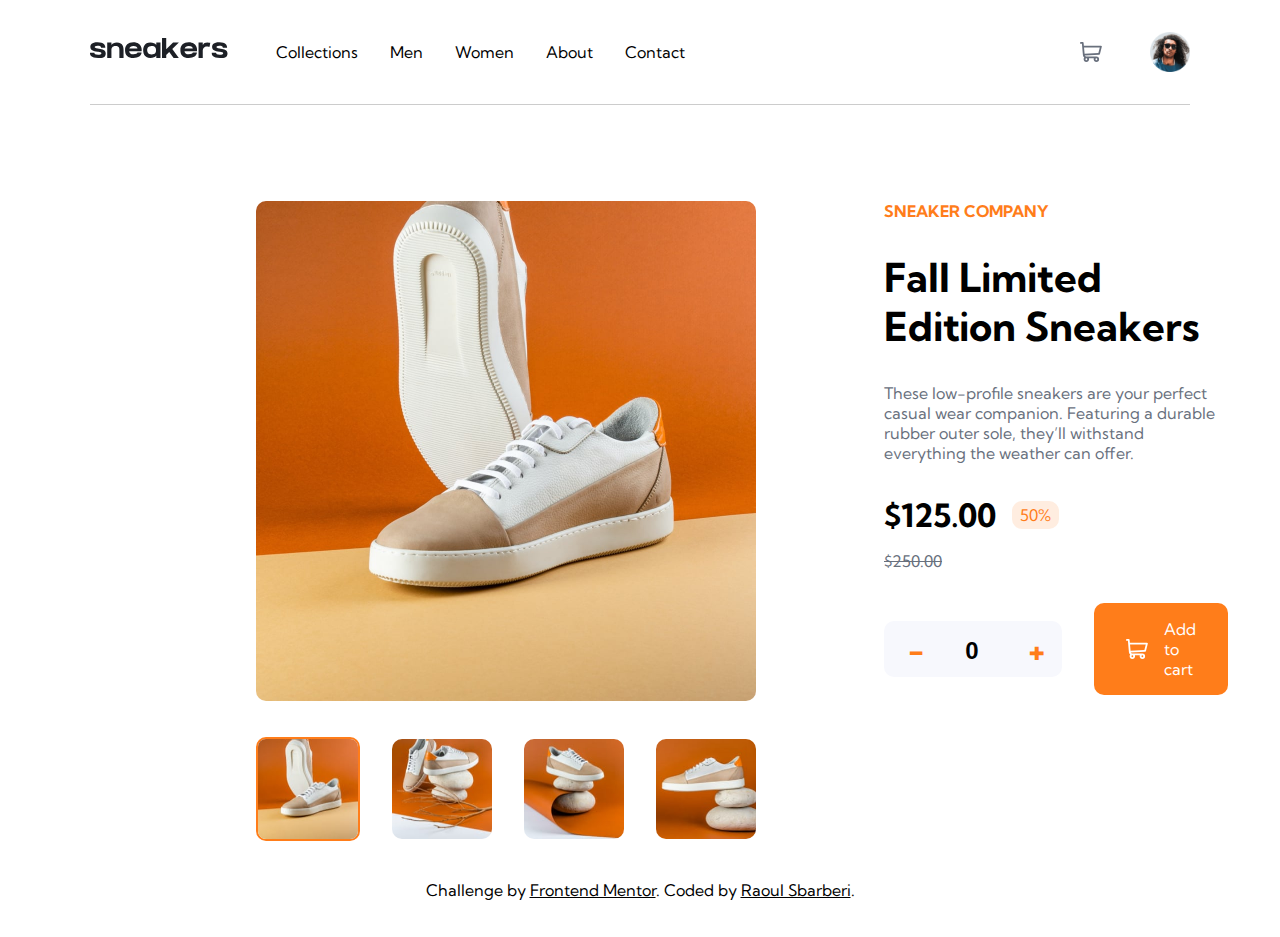
<file: ecommerce-product-page-main/index.html>
<!DOCTYPE html>
<html lang="en">
<head>
  <meta charset="UTF-8">
  <meta name="viewport" content="width=device-width, initial-scale=1.0"> <!-- displays site properly based on user's device -->

  <link rel="icon" type="image/png" sizes="32x32" href="./images/favicon-32x32.png">
  <link rel="stylesheet" href="https://fonts.googleapis.com/css?family=Kumbh+Sans:400,700&amp;lang=en" />
  <link rel="stylesheet" href="./style.css">
  <title>Frontend Mentor | E-commerce product page</title>
</head>
<body>

  <header>
    <img id="logo" src="images/logo.svg" alt="logo"/>
    <nav>
      <div>Collections</div>
      <div>Men</div>
      <div>Women</div>
      <div>About</div>
      <div>Contact</div>
    </nav>
    <div id="user-menu">
      <img src="./images/icon-cart.svg" alt="cart">
      <img src="./images/image-avatar.png" alt="avatar">
    </div>
  </header>
  <main>
    <div>
      <img id="big-image" src="./images/image-product-1.jpg" alt="product">
      <div id="thumbnails">
        <img class="thumbnail active" src="./images/image-product-1-thumbnail.jpg" alt="thumbnail"/>
        <img class="thumbnail" src="./images/image-product-2-thumbnail.jpg" alt="thumbnail"/>
        <img class="thumbnail" src="./images/image-product-3-thumbnail.jpg" alt="thumbnail"/>
        <img class="thumbnail" src="./images/image-product-4-thumbnail.jpg" alt="thumbnail"/>
      </div>
    </div>
    <div id="product-info">
      <div id="brand">Sneaker Company</div>
      <div id="title">Fall Limited Edition Sneakers</div>
      <div id="description">These low-profile sneakers are your perfect casual wear companion. Featuring a 
        durable rubber outer sole, they’ll withstand everything the weather can offer.</div>
      <div id="prices-container">
        <div>
          <span id="price">$125.00</span><span id="discount">50%</span>
        </div>
        <div id="full-price">$250.00</div>
      </div>
      <div id="buttons-container">
        <div id="quantity-buttons">
          <span id="minus-button" class="quantity-button">-</span>
          <input id="quantity" type="text" value="0"/>
          <span id="plus-button" class="quantity-button">+</span>
        </div>
        <div id="add-button">
          <img src="./images/icon-cart.svg" alt="cart">
          <span>Add to cart</span>
        </div>
      </div>
    </div>
  </main>
  
  
  
  
<!--   

  Sneaker Company

  Fall Limited Edition Sneakers

  These low-profile sneakers are your perfect casual wear companion. Featuring a 
  durable rubber outer sole, they’ll withstand everything the weather can offer.

  $125.00
  50%
  $250.00

  0
  Add to cart -->
  
  <footer class="attribution">
    Challenge by <a href="https://www.frontendmentor.io/challenges/ecommerce-product-page-UPsZ9MJp6" target="_blank">Frontend Mentor</a>. 
    Coded by <a href="https://github.com/beforexmas">Raoul Sbarberi</a>.
  </footer>
</body>
</html>
</file>
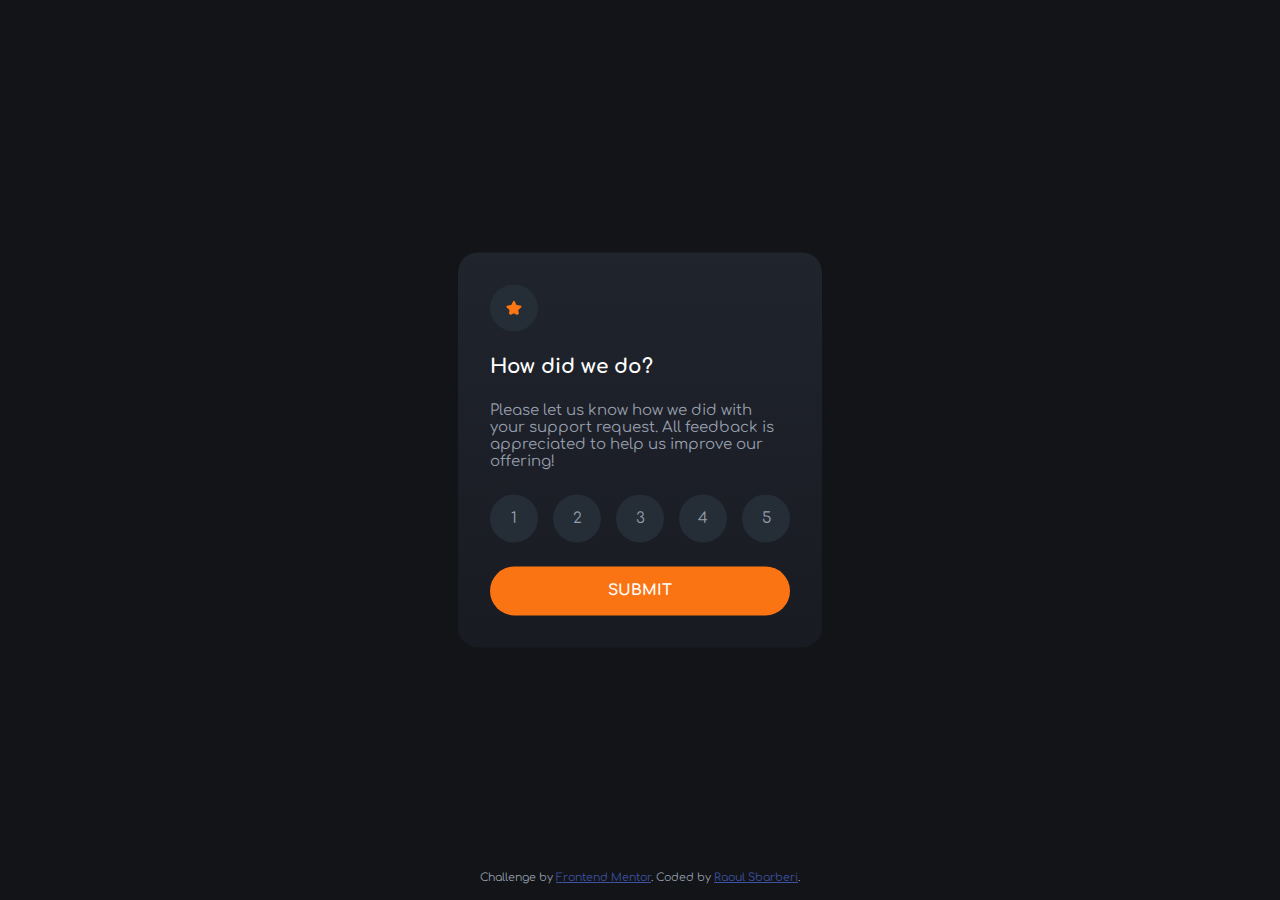
<file: interactive-rating-component/index.html>
<!DOCTYPE html>
<html lang="en">
<head>
  <meta charset="UTF-8">
  <meta name="viewport" content="width=device-width, initial-scale=1.0">
  <link rel="stylesheet" href="style.css">
  <link rel="icon" type="image/png" sizes="32x32" href="./images/favicon-32x32.png">
  <link rel="preconnect" href="https://fonts.googleapis.com">
  <link rel="preconnect" href="https://fonts.gstatic.com" crossorigin>
  <link href="https://fonts.googleapis.com/css2?family=Comfortaa:wght@400&display=swap" rel="stylesheet">
  <script src="./app.js"></script>
  <title>Frontend Mentor | Interactive rating component</title>
</head>

<body>
  <div class="container">
    <div class="popup">
      <div id="section-rate" class="section">
        <img src="./images/icon-star.svg" alt="star!" class="icon-star" />
        <b class="big-white-text">How did we do?</b>
        <div>
          Please let us know how we did with your support request. All feedback is appreciated
          to help us improve our offering!
        </div>
        <div class="rating-numbers">
          <i>1</i>
          <i>2</i>
          <i>3</i>
          <i>4</i>
          <i>5</i>
        </div>
        <div id="button-submit" class="button-orange">Submit</div>
      </div>
      <div id="section-thanks" class="section" style="display: none">
        <img src="./images/illustration-thank-you.svg" alt="thank you image" width="150" />
        <div class="mt-1 badge-selected">You selected <span counter-stars>0</span> out of 5</div>
        <b class="big-white-text mt-1 mb-1">Thank you!</b>
        <div class="thanks-description">
          We appreciate you taking the time to give a rating. If you ever need more support,
          don't hesitate to get in touch!
        </div>
      </div>
    </div>
    <div class="attribution">
      Challenge by <a href="https://www.frontendmentor.io?ref=challenge" target="_blank">Frontend Mentor</a>.
      Coded by <a href="https://github.com/beforexmas">Raoul Sbarberi</a>.
    </div>
  </div>
</body>

</html>
</file>
<file: ecommerce-product-page-main/style.css>
:root {
    --border-radius: 10px;
    --orange: hsl(26, 100%, 55%);
    --pale-orange: hsl(25, 100%, 94%);
    --very-dark-blue: hsl(220, 13%, 13%);
    --dark-grayish-blue: hsl(219, 9%, 45%);
    --grayish-blue: hsl(220, 14%, 75%);
    --light-grayish-blue: hsl(223, 64%, 98%);
    --white: hsl(0, 0%, 100%);
    --black: hsl(0, 0%, 0%);
    --blackish: hsl(0, 0%, 0%, 75%);
}

body {
    font-size: 1rem;
    font-family: 'Kumbh Sans', sans-serif;
    margin: 0;
}

header {
    display: flex;
    align-items: center;
    margin: 1rem 7vw;
    padding-top: 1rem;
    padding-bottom: 2rem;
    border-bottom: solid 1px #ccc;
}

#logo {
    margin-bottom: 0.5rem;
}

nav {
    margin-left: 3rem;
    display: flex;
    align-items: center;
    margin-right: auto;
    /* gap: 2rem; TODO: find out why it doesn't work */
}
nav div {
    margin-right: 2rem;
}

#user-menu {
    display: flex;
    align-items: center;
}


#user-menu img:last-child {
    width: 40px;
    height: 40px;
    object-fit: cover;
    margin-left: 3rem;
}

main {    
    display: flex;
    padding: 0 20vw;
    margin: 6rem 0;
}

main > div:first-child {
    margin-right: 8rem;
}

#big-image {
    width: 500px;
    height: 500px;
    object-fit: cover;
    border-radius: var(--border-radius);
}

#thumbnails {
    display: flex;
    align-items: center;
    margin-top: 2rem;
}

.thumbnail {
    cursor: pointer;
    margin-right: 2rem;
    width: 100px;
    height: 100px;
    border-radius: var(--border-radius);
}

.thumbnail.active {
    border: 2px solid var(--orange);
}

.thumbnail:last-child {
    margin-right: 0;
}

#product-info {
    display: flex;
    flex-direction: column;
    width: 500px;
}

#product-info > div {
    margin-bottom: 2rem;
}

#brand {
    text-transform: uppercase;
    font-weight: 700;
    color: var(--orange);
}

#title {
    font-size: 2.5rem;
    font-weight: 700;
}

#description {
    color: var(--dark-grayish-blue);
}

#prices-container {
    display: flex;
    flex-direction: column;
    justify-content: center;
}

#prices-container div:first-child {
    display: flex;
    align-items: center;
    margin-bottom: 1rem;
}

#price {
    font-size: 2rem;
    font-weight: 700;
    margin-right: 1rem;
}

#discount {
    color: var(--orange);
    background: var(--pale-orange);
    padding: 0.25rem 0.5rem;
    border-radius: var(--border-radius);
}

#full-price {
    text-decoration: line-through;
    color: var(--dark-grayish-blue);
}

#buttons-container {
    display: flex;
    align-items: center;
}

#quantity-buttons {
    display: flex;
    align-items: center;
    margin-right: 2rem;
    background: var(--light-grayish-blue);
    border-radius: var(--border-radius);
    font-weight: 700;
}

.quantity-button {
    padding: 0.5rem 1rem 0.5rem 1.5rem;
    font-size: 2rem;
    color: var(--orange);
    cursor: pointer;
}

#quantity {
    caret-color: var(--orange);
    text-align: center;
    outline: none;
    border: none;
    width: 2rem;
    padding: 0 1rem;
    font-weight: 700;
    font-size: 1.5rem;
    margin-top: 0.25rem;
    background: transparent;
}

#add-button {
    background: var(--orange);
    color: white;
    padding: 1rem 2rem;
    display: flex;
    justify-content: center;
    align-items: center;
    border-radius: var(--border-radius);
    flex-grow: 1;
    cursor: pointer;
}

#add-button img {
    filter: brightness(3);
    margin-right: 1rem;
}

.attribution {
    position: absolute;
    width: 100%;
    bottom: 0;
    font-size: 1rem;
    text-align: center;
}

.attribution a {
    color: black;
}
</file>
<file: interactive-rating-component/style.css>
:root {
    --orange: hsl(25, 97%, 53%);
    --light-grey: hsl(217, 12%, 63%);
    --medium-grey: hsl(216, 12%, 54%);
    --dark-blue: hsl(213, 19%, 18%);
    --very-dark-blue: hsl(216, 12%, 8%);
}

body {
  margin: 0;
}

.container {
  height: 100vh;
  background: var(--very-dark-blue);
  color: var(--light-grey);
  font-family: 'Comfortaa', cursive;
  font-size: 15px;
  display: flex;
  flex-direction: column;
}

.popup {
  position: absolute;
  top: 50%;
  left: 50%;
  transform: translate(-50%, -50%);
  background: linear-gradient(#20242c, #191b23);
  max-width: 300px;
  min-width: 250px;
  padding: 2rem;
  border-radius: 20px;
}

.section {
  display: flex;
  flex-direction: column;
  gap: 1.5rem;
}

.icon-star {
  width: 1rem;
  padding: 1rem;
  background-color: var(--dark-blue);
  border-radius: 50%;
  cursor: pointer;
}

.icon-star:hover {
  background-color: white;
}

.big-white-text {
  font-size: 1.25rem;
  color: white;
}

.rating-numbers {
  display: flex;
  align-items: center;
  justify-content: space-between;
}

.rating-numbers i {
  font-style: normal;
  background-color: var(--dark-blue);
  color: var(--light-grey);
  padding: 1rem;
  border-radius: 50%;
  width: 1rem;
  height: 1rem;
  display: flex;
  align-items: center;
  justify-content: center;
  cursor: pointer;
}

.rating-numbers i:hover {
  background-color: var(--orange);
  color: white;
}

.rating-numbers .selected {
  background-color: var(--light-grey);
  color: white;
}

.button-orange {
  background-color: var(--orange);
  color: white;
  padding: 1rem;
  border-radius: 2rem;
  text-transform: uppercase;
  text-align: center;
  font-weight: bold;
  cursor: pointer;
}

.button-orange:hover {
  background-color: white;
  color: var(--orange);
}

#section-thanks {
  display: flex;
  flex-direction: column;
  align-items: center;
  justify-content: center;
}

.badge-selected {
  background-color: var(--dark-blue);
  color: var(--orange);
  filter: saturate(0.7);
  padding: 0.5rem 1rem;
  border-radius: 1rem;
  width: fit-content;
}

.thanks-description {
  text-align: center;
}

.attribution {
  margin-top: auto;
  font-size: 11px;
  text-align: center;
  padding-bottom: 1rem;
}

.attribution a {
  color: hsl(228, 45%, 44%);
}

.mt-1 {
  margin-top: 1rem;
}

.mb-1 {
  margin-top: 1rem;
}
</file>
